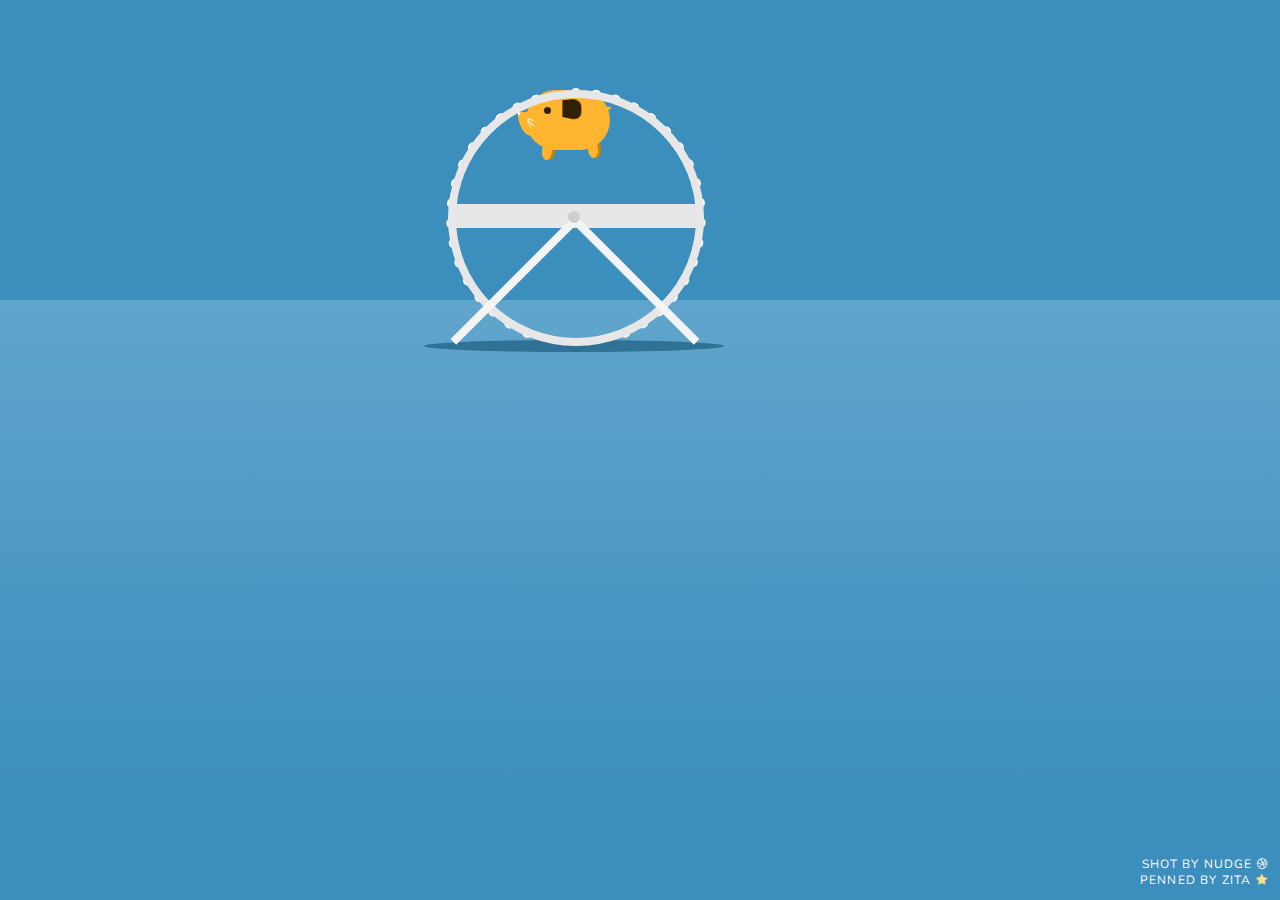
<file: hamster-spinner/index.html>
<!DOCTYPE html>
<html>
  <head>
    <title>CSS Experiments by Zita</title>
    <link rel="stylesheet" href="./main.css">
    <link rel="stylesheet" href="https://cdnjs.cloudflare.com/ajax/libs/font-awesome/4.7.0/css/font-awesome.min.css">
  </head>
</html>
<!--    script(src='https://cdnjs.cloudflare.com/ajax/libs/jquery/3.3.1/jquery.min.js')body
-->
<div class="scene">
  <div class="wheel">
    <div class="drum">
      <div class="bar"></div>
    </div>
    <div class="nut"></div>
    <div class="stand"></div>
  </div>
  <div class="hamster">
    <div class="body">
      <div class="face">
        <div class="eyes"></div>
        <div class="chin"></div>
        <div class="ears"></div>
        <div class="whiskers"></div>
      </div>
      <div class="legs">
        <div class="front"></div>
        <div class="back"></div>
      </div>
      <div class="tail"></div>
    </div>
  </div>
</div>
<footer>
  <p>shot by <a href="https://dribbble.com/shots/2588876-Hamster"> Nudge</a> <i class="fa fa-dribbble"></i><br>penned by <a href="https://codepen.io/dopamine"> zita</a> <i class="fa fa-star star"></i></p>
</footer>
</file>
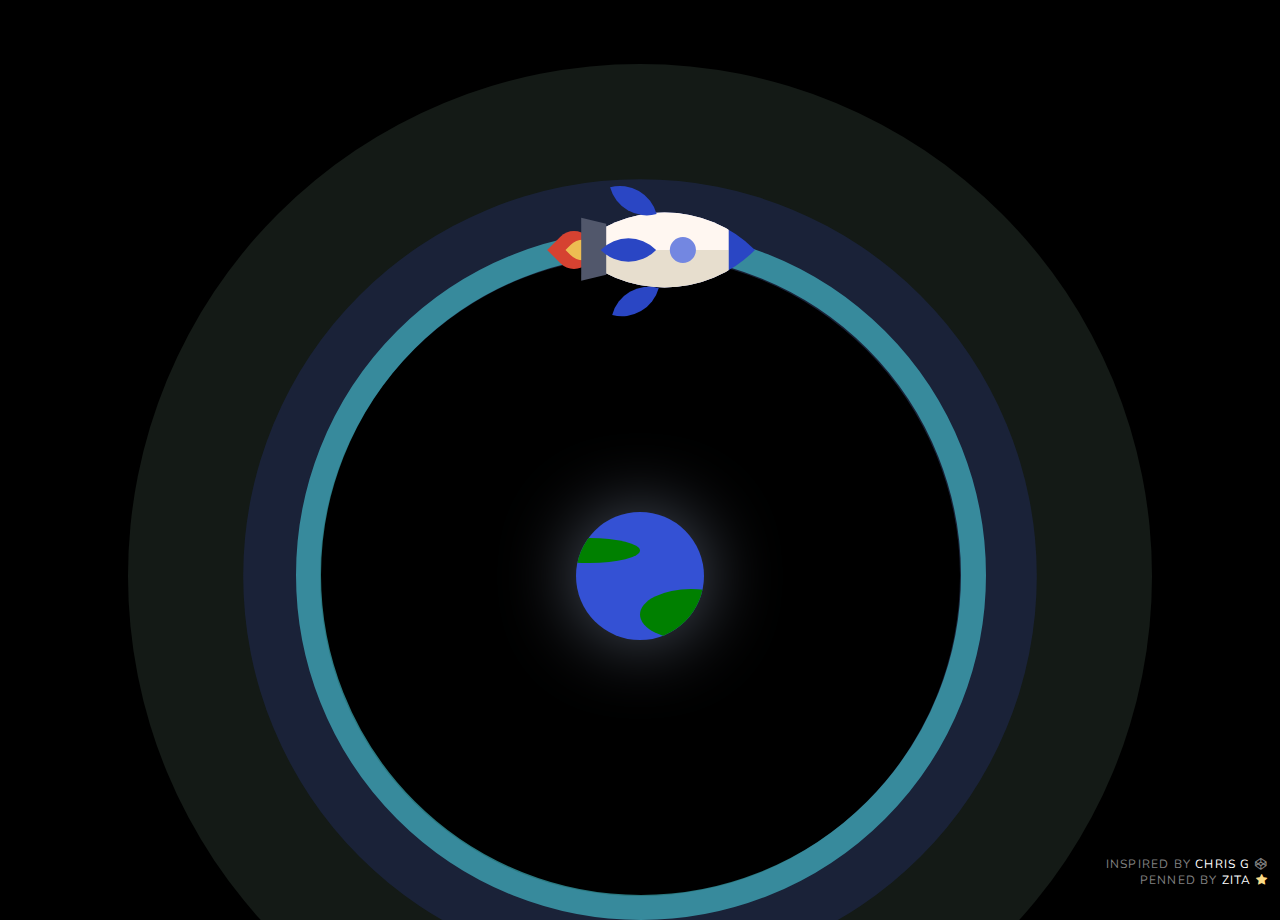
<file: space-orbit/index.html>
<!DOCTYPE html>
<html>
  <head>
    <title>CSS Experiments by Zita</title>
    <link rel="stylesheet" href="./main.css">
    <link rel="stylesheet" href="https://cdnjs.cloudflare.com/ajax/libs/font-awesome/4.7.0/css/font-awesome.min.css">
  </head>
</html>
<!--    script(src='https://cdnjs.cloudflare.com/ajax/libs/jquery/3.3.1/jquery.min.js')body
-->
<div class="space">
  <div class="planet"></div>
  <div class="flight">
    <div class="path"></div>
    <div class="spaceship">
      <div class="body"></div>
      <div class="viewport"></div>
      <div class="wings"></div>
      <div class="thruster"></div>
      <div class="flame"></div>
    </div>
  </div>
</div>
<footer>
  <p>inspired by <a href="https://codepen.io/chrisgannon/pen/OwQyag">Chris G</a> <i class="fa fa-codepen"></i><br>penned by <a href="https://codepen.io/dopamine"> zita</a> <i class="fa fa-star star"></i></p>
</footer>
</file>
<file: hamster-spinner/main.css>
/*    Codepen creds                     */
@import url("https://fonts.googleapis.com/css?family=Nunito");
* {
}

* body {
  background: #3C8EBD;
  color: #fafcfe;
  font: 12px "Nunito", sans-serif;
}

* footer {
  position: absolute;
  bottom: 0;
  right: 12px;
  text-align: right;
  text-transform: uppercase;
  letter-spacing: 0.1em;
}

* footer a {
  color: #fff;
  text-decoration: none;
}

* footer a:hover {
  color: #add1e5;
  text-decoration: underline;
}

* footer i.star {
  color: #FBDB86;
}

/*    Shapes                     */
.scene * {
  display: block;
}

body {
  margin: 0;
  padding: 0;
  overflow: hidden;
}

.scene {
  position: absolute;
  width: 100vw;
  top: 10vh;
  left: 35vw;
}

body::before {
  background: linear-gradient(#60a5cc, #3C8EBD);
  content: ' ';
  display: block;
  width: 100%;
  height: 55vh;
  position: absolute;
  top: 25em;
  z-index: -20;
}

.wheel * {
  background: #e7e7e7;
}

.wheel {
  position: absolute;
  top: 0;
  left: 0;
}

.drum {
  width: 20em;
  height: 20em;
  border-radius: 50%;
  background: transparent;
  border: 8px solid #e7e7e7;
  position: relative;
}

.drum::after {
  display: block;
  content: '';
  width: 20em;
  height: 20em;
  border-radius: 50%;
  background: transparent;
  border: 10px dotted #f4f4f4;
  position: relative;
  top: -34px;
  left: -10px;
  z-index: -10;
}

.bar {
  width: 20em;
  height: 2em;
  position: relative;
  top: 44%;
}

.nut {
  background: #cecece;
  width: 1em;
  height: 1em;
  border-radius: 50%;
  position: absolute;
  top: 45%;
  left: 40%;
  z-index: 20;
}

.stand {
  width: 14em;
  height: 14em;
  background: transparent;
  border: 8px solid #f4f4f4;
  border-width: 8px 0 0 8px;
  transform: rotate(45deg);
  position: absolute;
  top: 60%;
  left: 13%;
}

.wheel::after {
  display: block;
  content: '';
  background: #307196;
  width: 25em;
  height: 1em;
  border-radius: 100%;
  position: relative;
  left: -2em;
  top: -.5em;
  z-index: -10;
}

.hamster {
  position: absolute;
  top: 0em;
  left: 6em;
  z-index: -10;
  width: 10em;
  height: 20em;
}

.body {
  width: 2em;
  height: 5em;
  z-index: 0;
  position: absolute;
  left: 3em;
  background: #FFB530;
}

.body::before,
.body::after {
  background: #FFB530;
  content: "";
  width: 5em;
  height: 5em;
  border-radius: 50%;
  position: absolute;
  z-index: -10;
}

.body::before {
  top: 0;
  left: -2.5em;
}

.body::after {
  top: 0;
  right: -2.5em;
}

.face {
  perspective: 50px;
}

.chin {
  background: #FFB530;
  width: 2em;
  height: 2em;
  border-radius: 0 0 0 100%;
  position: absolute;
  top: 1.8em;
  left: -3.6em;
  transform: scaleX(0.6);
}

.chin::before {
  display: block;
  content: '';
  background: #fff;
  width: 0.3em;
  height: 0.3em;
  border-radius: 100%;
}

.chin::after {
  display: block;
  content: '/|\\';
  color: #fff;
  transform: rotate(-60deg);
  position: relative;
  top: -0.6em;
  left: 1em;
}

.eyes {
  background: #301f00;
  width: 0.6em;
  height: 0.6em;
  border-radius: 100%;
  position: relative;
  top: 1.4em;
  left: -1em;
}

.ears {
  background: #301f00;
  width: 2.4em;
  height: 2em;
  border-radius: 0 40% 40% 0;
  transform: translate3d(0, 0, 0);
  transform: rotateY(-40deg) scale(0.8);
}

.legs * {
  background: #FFB530;
  width: 0.8em;
  height: 1.5em;
  border-radius: 50%;
  box-shadow: 3px 0 0 #c98100;
  z-index: -15;
}

.legs .front {
  position: absolute;
  bottom: -0.8em;
  left: -1.2em;
  transform: rotate(6deg);
}

.legs .back {
  position: absolute;
  bottom: -0.7em;
  right: -1.5em;
  transform: rotate(-6deg);
}

.tail {
  background: #FFB530;
  width: 1em;
  height: 0.3em;
  border-radius: 100%;
  position: absolute;
  top: 1.4em;
  right: -2.6em;
  transform: rotate(-12deg);
}

/*    Animation                     */
.drum {
  animation: drumspin 3s linear reverse infinite;
}

.legs *, .tail {
  animation: legmove 0.3s ease-in  infinite;
}

.legs .front {
  animation-delay: 0.1s;
}

.body {
  animation: hamsterbounce 0.3s ease-in-out alternate infinite;
}

.hamster {
  animation: hamsterswing 2s linear infinite;
}

@keyframes drumspin {
  from {
    transform: rotate(0);
  }
  to {
    transform: rotate(360deg);
  }
}

@keyframes legmove {
  0% {
    transform: rotate(32deg);
  }
  80% {
    transform: rotate(-32deg);
  }
  100% {
    transform: rotate(32deg);
  }
}

@keyframes hamsterbounce {
  0% {
    bottom: 0.6em;
    transform: scaleY(1);
  }
  50% {
    bottom: 0;
    transform: scaleY(0.94);
  }
  100% {
    bottom: 0.6em;
    transform: scaleY(1);
  }
}

@keyframes hamsterswing {
  0% {
    transform: rotate(0deg);
  }
  50% {
    transform: rotate(24deg);
  }
  70% {
    transform: rotate(-12deg);
  }
  100% {
    transform: rotate(0deg);
  }
}
</file>
<file: space-orbit/main.css>
/*    Codepen creds                     */
@import url("https://fonts.googleapis.com/css?family=Nunito");
* {
}

* body {
  background: #000;
  color: gray;
  font: 12px "Nunito", sans-serif;
}

* footer {
  position: absolute;
  bottom: 0;
  right: 12px;
  text-align: right;
  text-transform: uppercase;
  letter-spacing: 0.1em;
}

* footer a {
  color: #fff;
  text-decoration: none;
}

* footer a:hover {
  color: #4d4d4d;
  text-decoration: underline;
}

* footer i.star {
  color: #FBDB86;
}

/*    Shapes                     */
.space,
.space * {
  display: block;
  position: absolute;
}

.space {
  top: 20vw;
  left: 25vw;
  width: 50vw;
  height: 50vw;
  border-radius: 50%;
  box-shadow: 0 0 0 6vw rgba(49, 70, 196, 0.2), 0 0 0 15vw rgba(200, 255, 220, 0.1);
}

.flight {
  top: 0;
  left: 0;
  width: 50vw;
  height: 50vw;
  border-radius: 50%;
  transform: rotate(90deg);
}

.path {
  top: -2vw;
  left: -2vw;
  width: 50vw;
  height: 50vw;
  border-radius: 50%;
  border: 2vw solid rgba(84, 241, 255, 0.5);
}

.spaceship {
  top: 16vw;
  left: -.5vw;
  transform: rotate(45deg);
}

.spaceship .body {
  width: 10vw;
  height: 10vw;
  background: #2A46C4;
  border-radius: 0 100%;
  overflow: hidden;
  z-index: 0;
}

.spaceship .body::before {
  display: block;
  content: '';
  background: #E7DECE;
  width: 0vw;
  height: 10vw;
  border-left: 5vw solid #FFF7F1;
  border-right: 5vw solid #E7DECE;
  transform: rotate(-45deg);
}

.spaceship .viewport {
  background: #7387e1;
  width: 2vw;
  height: 2vw;
  border-radius: 50%;
  top: 3vw;
  left: 3vw;
}

.spaceship .wings,
.spaceship .wings::before,
.spaceship .wings::after {
  background: #2A46C4;
  width: 3vw;
  height: 3vw;
  border-radius: 0 100%;
}

.spaceship .wings::before,
.spaceship .wings::after {
  display: block;
  content: '';
  position: absolute;
}

.spaceship .wings {
  top: 5.5vw;
  left: 5.5vw;
  z-index: 20;
}

.spaceship .wings::before {
  transform: rotate(30deg);
  left: -3vw;
  top: 2.5vw;
  z-index: -10;
}

.spaceship .wings::after {
  transform: rotate(-30deg);
  left: 2.5vw;
  top: -3.2vw;
  z-index: -10;
}

.spaceship .thruster {
  background: transparent;
  width: 4vw;
  border-bottom: 2vw solid #51576B;
  border-left: .5vw solid transparent;
  border-right: .5vw solid transparent;
  transform: rotate(-45deg);
  top: 8vw;
  left: 6.4vw;
  z-index: 10 !important;
}

.spaceship .flame {
  background: #D64231;
  width: 3vw;
  height: 3vw;
  left: 8.5vw;
  top: 8.5vw;
  border-radius: 0 50%;
  z-index: 1;
}

.spaceship .flame::before {
  display: block;
  content: '';
  background: #EDBD52;
  width: 2vw;
  height: 2vw;
  border-radius: 0 70%;
}

.planet {
  background: #3451d4;
  width: 10vw;
  height: 10vw;
  border-radius: 50%;
  box-shadow: 0 0 6vw rgba(200, 220, 255, 0.4);
  top: 20vw;
  left: 20vw;
  overflow: hidden;
}

.planet::before {
  display: block;
  content: '';
  position: absolute;
  top: 2vw;
  left: -3vw;
  width: 8vw;
  height: 2vw;
  background: green;
  border-radius: 100%;
}

.planet::after {
  display: block;
  content: '';
  position: absolute;
  top: 6vw;
  right: -3vw;
  width: 8vw;
  height: 4vw;
  background: green;
  border-radius: 100%;
}

/*    Animation                     */
.flight {
  animation: flight 4s cubic-bezier(0.855, 0.005, 0.185, 1) infinite;
}

.flame {
  animation: flames 0.2s ease-in-out infinite;
}

@keyframes flight {
  from {
    transform: rotate(90deg);
  }
  to {
    transform: rotate(450deg);
  }
}

@keyframes flames {
  0% {
    transform: scale(1);
  }
  50% {
    transform: scale(0.8);
  }
  100% {
    transform: scale(1);
  }
}
</file>
